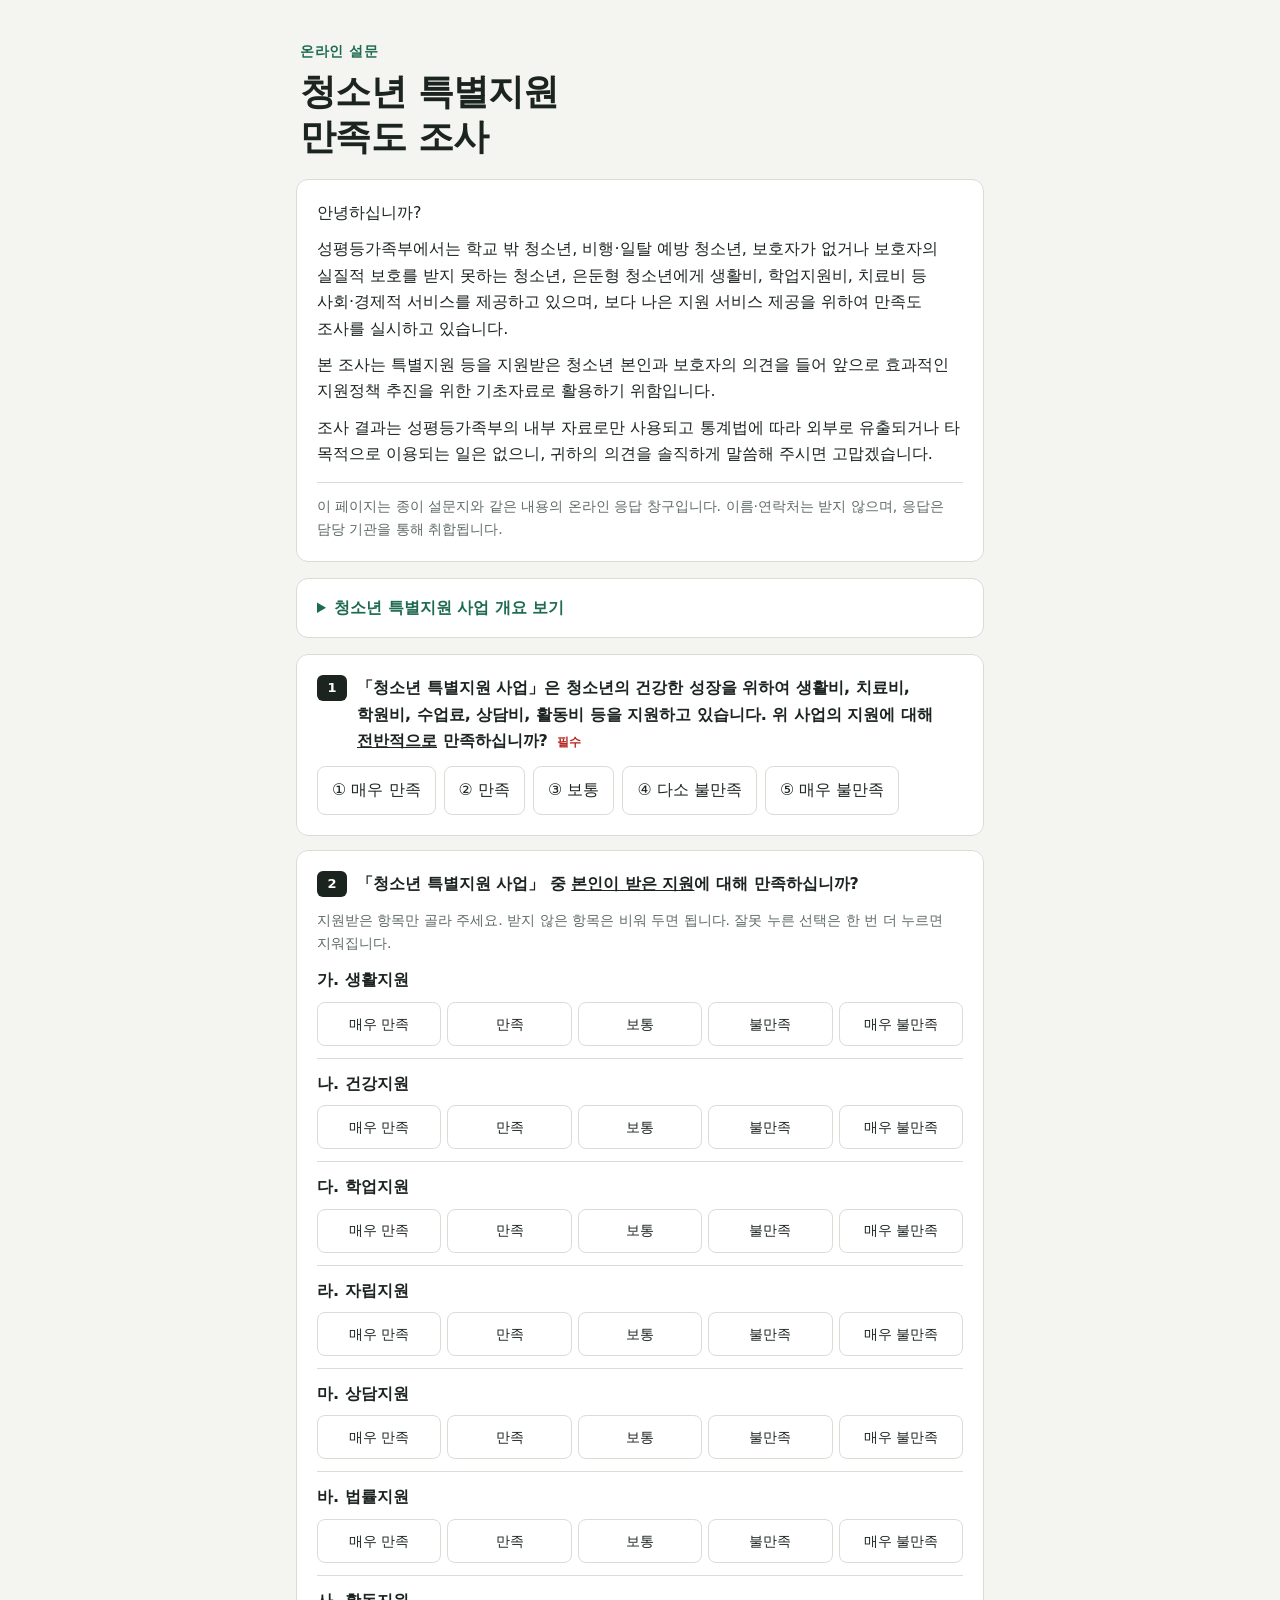
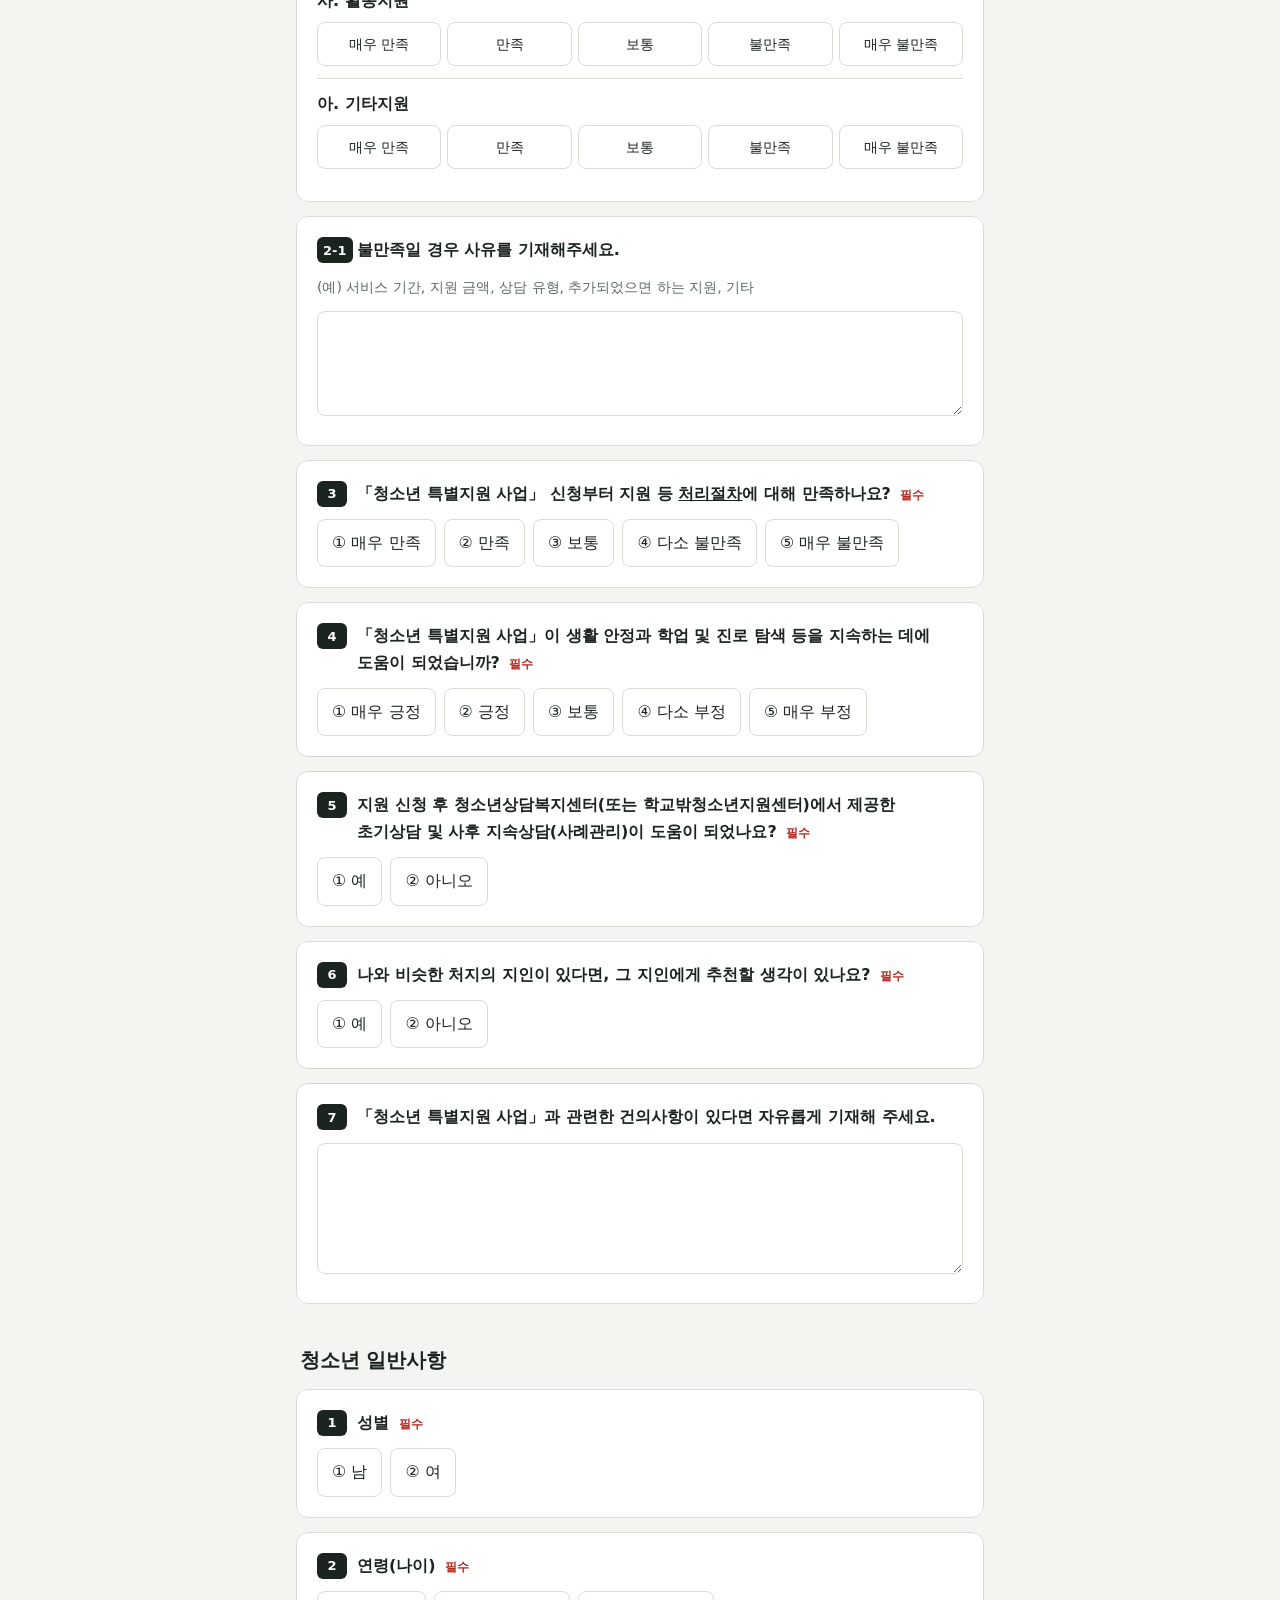
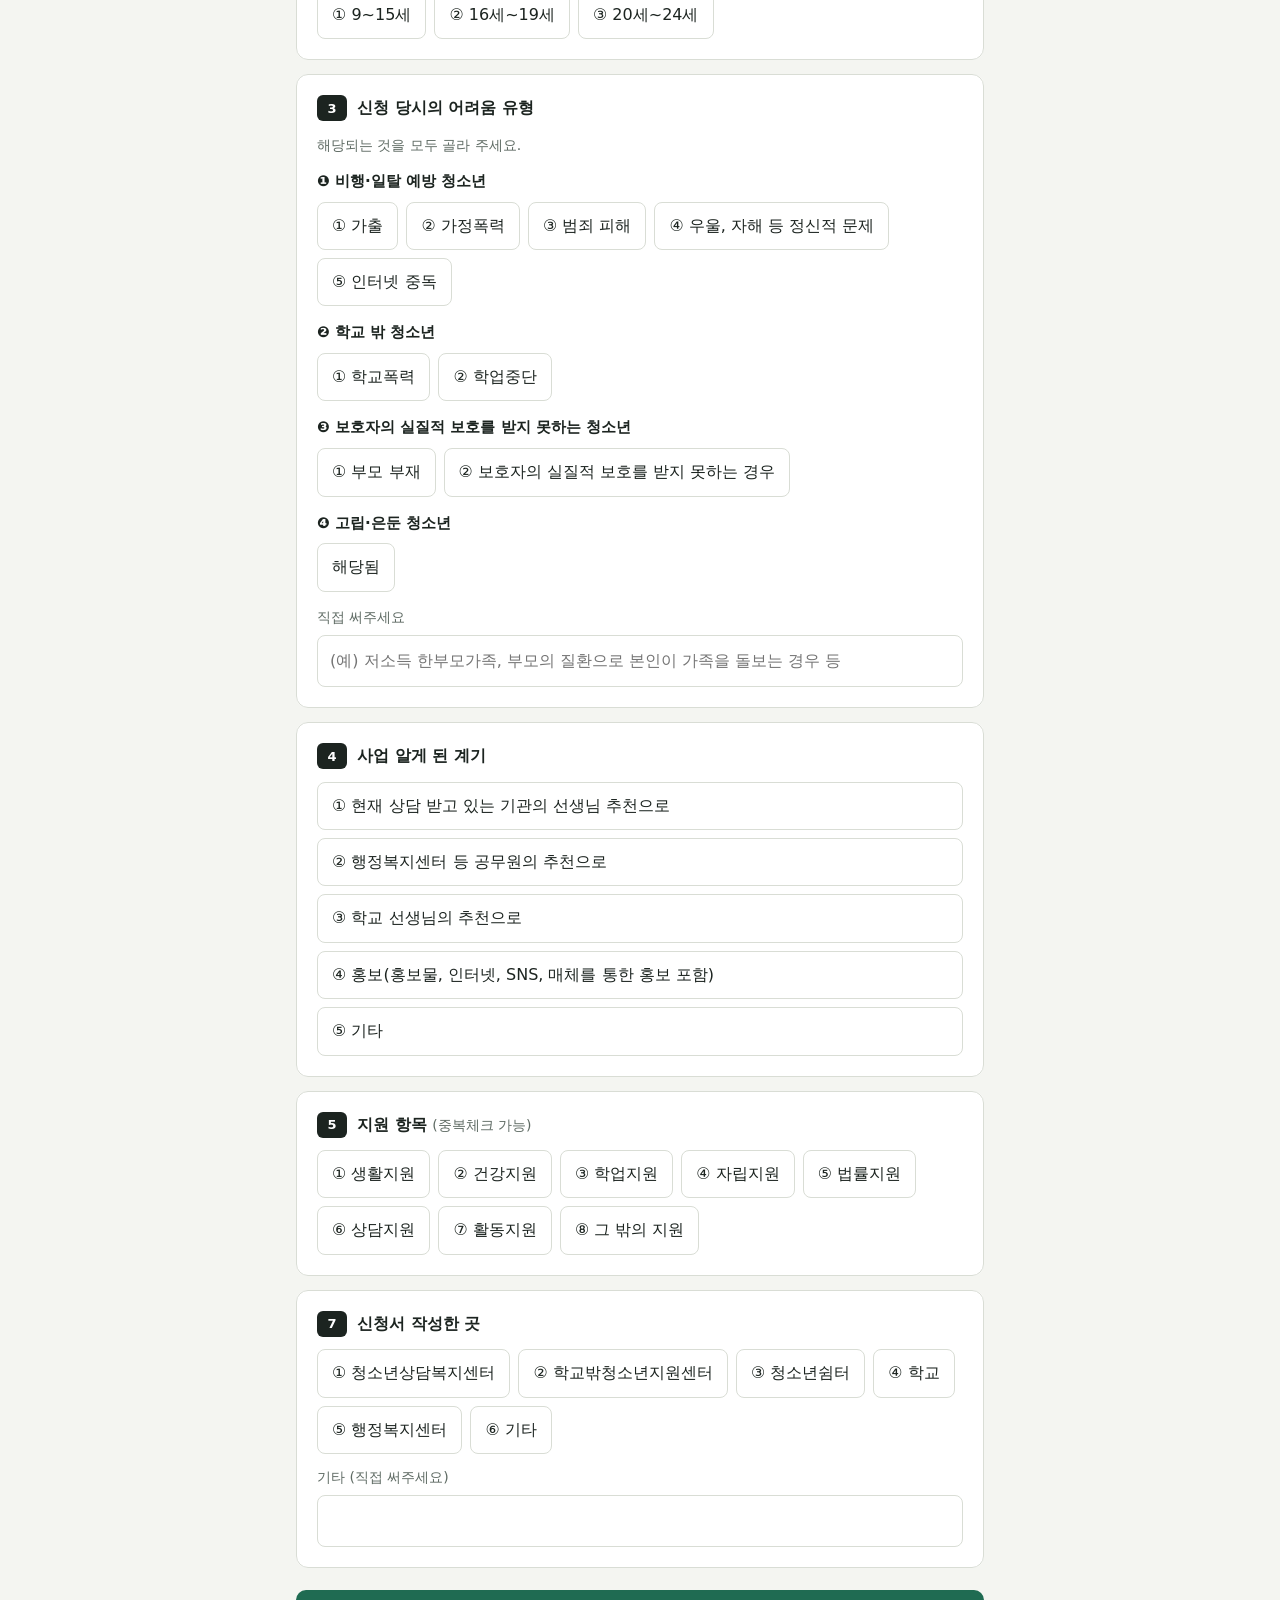
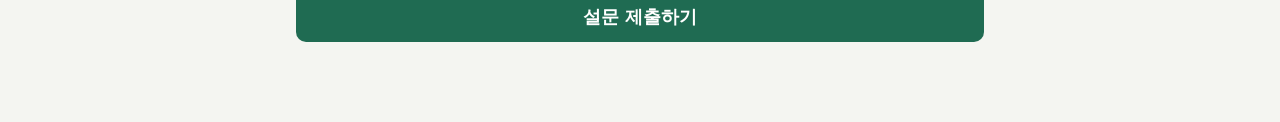
<file: index.html>
<!doctype html>
<html lang="ko">
<head>
<meta charset="utf-8">
<meta name="viewport" content="width=device-width, initial-scale=1">
<meta name="robots" content="noindex">
<title>청소년 특별지원 만족도 조사</title>
<link rel="stylesheet" href="style.css">
</head>
<body>
<main class="wrap">

  <header class="head">
    <p class="eyebrow">온라인 설문</p>
    <h1>청소년 특별지원<br>만족도 조사</h1>
  </header>

  <section class="intro" id="intro">
    <p>안녕하십니까?</p>
    <p>성평등가족부에서는 학교 밖 청소년, 비행·일탈 예방 청소년, 보호자가 없거나 보호자의 실질적 보호를 받지 못하는 청소년, 은둔형 청소년에게 생활비, 학업지원비, 치료비 등 사회·경제적 서비스를 제공하고 있으며, 보다 나은 지원 서비스 제공을 위하여 만족도 조사를 실시하고 있습니다.</p>
    <p>본 조사는 특별지원 등을 지원받은 청소년 본인과 보호자의 의견을 들어 앞으로 효과적인 지원정책 추진을 위한 기초자료로 활용하기 위함입니다.</p>
    <p>조사 결과는 성평등가족부의 내부 자료로만 사용되고 통계법에 따라 외부로 유출되거나 타 목적으로 이용되는 일은 없으니, 귀하의 의견을 솔직하게 말씀해 주시면 고맙겠습니다.</p>
    <p class="note">이 페이지는 종이 설문지와 같은 내용의 온라인 응답 창구입니다. 이름·연락처는 받지 않으며, 응답은 담당 기관을 통해 취합됩니다.</p>
  </section>

  <form id="form" novalidate>

    <details class="overview">
      <summary>청소년 특별지원 사업 개요 보기</summary>
      <p class="target">지원 대상자: 9세 이상 24세 이하 청소년 (기준 중위소득 100%까지 지원)</p>
      <div class="tablewrap">
        <table>
          <thead><tr><th>종류</th><th>지원 내용</th><th>지원 금액</th></tr></thead>
          <tbody>
            <tr><th>생활</th><td>① 의복·음식물 및 연료비 기타 일상생활에 필요한 기초생계비 ② 숙식 제공</td><td>월 65만 원 이하</td></tr>
            <tr><th>건강</th><td>① 진찰·검사 ② 약제·치료재료의 지급 ③ 처치·수술, 기타 치료 ④ 예방·재활 ⑤ 입원, 간호 ⑥ 이송 등 기타 조치사항</td><td>연 200만 원 이하</td></tr>
            <tr><th>학업</th><td>① 초·중등교육법 제2조에 의한 학교 입학금 및 수업료 ② 교과서대금 ③ 고등학교 입학자격·졸업학력 검정고시 준비에 필요한 학원비 ④ 학원비(교과목 관련)</td><td>수업료 월 15만 원 / 검정고시 월 30만 원 이하 / 학원비 월 30만 원 이하</td></tr>
            <tr><th>자립</th><td>① 기술 및 기능 습득을 위한 비용 ② 진로상담 비용 및 직업체험 비용 ③ 취업알선 및 사후지도 비용</td><td>월 36만 원 이하</td></tr>
            <tr><th>상담</th><td>① 정신적·심리적 치료를 위한 청소년 본인 및 가족의 상담비, 심리검사비 ② 프로그램 참가비</td><td>월 30만 원 이하, 심리검사비(연 40만 원) 별도</td></tr>
            <tr><th>법률</th><td>① 소송비용 ② 법률상담비용</td><td>연 350만 원 이하</td></tr>
            <tr><th>활동</th><td>① 수련활동비 ② 문화활동비(문화체험비) ③ 교류활동비 등</td><td>월 30만 원 이하</td></tr>
            <tr><th>기타</th><td>① 청소년이 수치심을 느낄 수 있는 외모 및 흉터 등의 교정 ② 교복 지원, 체육복 등 ③ 학용품비, 수업준비물</td><td></td></tr>
          </tbody>
        </table>
      </div>
    </details>

    <fieldset class="q" data-req="q1">
      <legend><span class="num">1</span>「청소년 특별지원 사업」은 청소년의 건강한 성장을 위하여 생활비, 치료비, 학원비, 수업료, 상담비, 활동비 등을 지원하고 있습니다. 위 사업의 지원에 대해 <u>전반적으로</u> 만족하십니까? <em class="req">필수</em></legend>
      <div class="opts" data-scale="q1" data-set="SCALE_SAT"></div>
    </fieldset>

    <fieldset class="q">
      <legend><span class="num">2</span>「청소년 특별지원 사업」 중 <u>본인이 받은 지원</u>에 대해 만족하십니까?</legend>
      <p class="hint">지원받은 항목만 골라 주세요. 받지 않은 항목은 비워 두면 됩니다. 잘못 누른 선택은 한 번 더 누르면 지워집니다.</p>
      <div id="matrix"></div>
    </fieldset>

    <fieldset class="q">
      <legend><span class="num">2-1</span>불만족일 경우 사유를 기재해주세요.</legend>
      <p class="hint">(예) 서비스 기간, 지원 금액, 상담 유형, 추가되었으면 하는 지원, 기타</p>
      <textarea name="q2_1" rows="3" maxlength="1000" aria-label="불만족 사유"></textarea>
    </fieldset>

    <fieldset class="q" data-req="q3">
      <legend><span class="num">3</span>「청소년 특별지원 사업」 신청부터 지원 등 <u>처리절차</u>에 대해 만족하나요? <em class="req">필수</em></legend>
      <div class="opts" data-scale="q3" data-set="SCALE_SAT"></div>
    </fieldset>

    <fieldset class="q" data-req="q4">
      <legend><span class="num">4</span>「청소년 특별지원 사업」이 생활 안정과 학업 및 진로 탐색 등을 지속하는 데에 도움이 되었습니까? <em class="req">필수</em></legend>
      <div class="opts" data-scale="q4" data-set="SCALE_POS"></div>
    </fieldset>

    <fieldset class="q" data-req="q5">
      <legend><span class="num">5</span>지원 신청 후 청소년상담복지센터(또는 학교밖청소년지원센터)에서 제공한 초기상담 및 사후 지속상담(사례관리)이 도움이 되었나요? <em class="req">필수</em></legend>
      <div class="opts" data-choice="q5" data-set="YES_NO"></div>
    </fieldset>

    <fieldset class="q" data-req="q6">
      <legend><span class="num">6</span>나와 비슷한 처지의 지인이 있다면, 그 지인에게 추천할 생각이 있나요? <em class="req">필수</em></legend>
      <div class="opts" data-choice="q6" data-set="YES_NO"></div>
    </fieldset>

    <fieldset class="q">
      <legend><span class="num">7</span>「청소년 특별지원 사업」과 관련한 건의사항이 있다면 자유롭게 기재해 주세요.</legend>
      <textarea name="q7" rows="4" maxlength="2000" aria-label="건의사항"></textarea>
    </fieldset>

    <h2>청소년 일반사항</h2>

    <fieldset class="q" data-req="gender">
      <legend><span class="num">1</span>성별 <em class="req">필수</em></legend>
      <div class="opts" data-choice="gender" data-set="GENDER"></div>
    </fieldset>

    <fieldset class="q" data-req="age">
      <legend><span class="num">2</span>연령(나이) <em class="req">필수</em></legend>
      <div class="opts" data-choice="age" data-set="AGE"></div>
    </fieldset>

    <fieldset class="q">
      <legend><span class="num">3</span>신청 당시의 어려움 유형</legend>
      <p class="hint">해당되는 것을 모두 골라 주세요.</p>
      <div id="difficulty"></div>
      <label class="textlabel">직접 써주세요
        <input type="text" name="difficulty_text" maxlength="300" placeholder="(예) 저소득 한부모가족, 부모의 질환으로 본인이 가족을 돌보는 경우 등">
      </label>
    </fieldset>

    <fieldset class="q">
      <legend><span class="num">4</span>사업 알게 된 계기</legend>
      <div class="opts stack" data-choice="how_known" data-set="HOW_KNOWN"></div>
    </fieldset>

    <fieldset class="q">
      <legend><span class="num">5</span>지원 항목 <span class="sub">(중복체크 가능)</span></legend>
      <div class="opts" data-multi="support_items" data-set="SUPPORT_ITEMS"></div>
    </fieldset>

    <fieldset class="q">
      <legend><span class="num">7</span>신청서 작성한 곳</legend>
      <div class="opts" data-choice="written_at" data-set="WRITTEN_AT"></div>
      <label class="textlabel" id="writtenOther" hidden>기타 (직접 써주세요)
        <input type="text" name="written_at_text" maxlength="100">
      </label>
    </fieldset>

    <p class="error" id="error" role="alert" hidden></p>
    <button type="submit" class="submit" id="submit">설문 제출하기</button>
  </form>

  <section class="done" id="done" hidden>
    <div class="check" aria-hidden="true">✓</div>
    <h2>설문에 응해주셔서 감사합니다</h2>
    <p>응답이 정상적으로 제출되었습니다. 이 창은 닫으셔도 됩니다.</p>
    <button type="button" class="ghost" id="again">다른 사람이 이어서 응답하기</button>
  </section>

</main>

<script src="config.js?v=2"></script>
<script>
const $ = (s, el = document) => el.querySelector(s);
const $$ = (s, el = document) => [...el.querySelectorAll(s)];
const SETS = { SCALE_SAT, SCALE_POS, YES_NO, GENDER, AGE, HOW_KNOWN, SUPPORT_ITEMS, WRITTEN_AT };
const circled = n => '①②③④⑤⑥⑦⑧'[n - 1];

function option(type, name, value, text) {
  const label = document.createElement('label');
  label.className = 'opt';
  const input = document.createElement('input');
  input.type = type; input.name = name; input.value = value;
  const span = document.createElement('span');
  span.textContent = text;
  label.append(input, span);
  return label;
}

// 5점 척도 (값은 1~5)
$$('[data-scale]').forEach(box => {
  SETS[box.dataset.set].forEach((t, i) => box.append(option('radio', box.dataset.scale, i + 1, `${circled(i + 1)} ${t}`)));
});
// 단일 선택 (값은 보기 글자 그대로)
$$('[data-choice]').forEach(box => {
  SETS[box.dataset.set].forEach((t, i) => box.append(option('radio', box.dataset.choice, t, `${circled(i + 1)} ${t}`)));
});
// 복수 선택
$$('[data-multi]').forEach(box => {
  SETS[box.dataset.set].forEach((t, i) => box.append(option('checkbox', box.dataset.multi, t, `${circled(i + 1)} ${t}`)));
});

// 2번 문항: 지원별 만족도
const matrix = $('#matrix');
SUPPORT_ROWS.forEach(([key, letter, name]) => {
  const row = document.createElement('div');
  row.className = 'mrow';
  row.setAttribute('role', 'group');
  row.setAttribute('aria-label', name);
  const title = document.createElement('div');
  title.className = 'mtitle';
  title.textContent = `${letter}. ${name}`;
  const opts = document.createElement('div');
  opts.className = 'opts five';
  SCALE_SAT2.forEach((t, i) => opts.append(option('radio', `q2_${key}`, i + 1, t)));
  row.append(title, opts);
  matrix.append(row);
});
// 선택된 항목을 다시 누르면 해제 (받지 않은 지원은 비워둘 수 있도록)
matrix.addEventListener('click', e => {
  const input = e.target.closest('input[type=radio]');
  if (!input) return;
  if (input.dataset.on === '1') { input.checked = false; input.dataset.on = ''; }
  else {
    $$(`input[name="${input.name}"]`, matrix).forEach(r => r.dataset.on = '');
    input.dataset.on = '1';
  }
});

// 어려움 유형
const diff = $('#difficulty');
DIFFICULTY.forEach(([group, subs], gi) => {
  const g = document.createElement('div');
  g.className = 'dgroup';
  const gt = document.createElement('div');
  gt.className = 'dtitle';
  gt.textContent = `${'❶❷❸❹'[gi]} ${group}`;
  const opts = document.createElement('div');
  opts.className = 'opts';
  if (subs.length) subs.forEach((s, i) => opts.append(option('checkbox', 'difficulty', `${group} > ${s}`, `${circled(i + 1)} ${s}`)));
  else opts.append(option('checkbox', 'difficulty', group, '해당됨'));
  g.append(gt, opts);
  diff.append(g);
});

const form = $('#form');
form.addEventListener('change', e => {
  if (e.target.name === 'written_at') $('#writtenOther').hidden = e.target.value !== '기타';
  const fs = e.target.closest('fieldset');
  if (fs) fs.classList.remove('missing');
});

function collect() {
  const one = n => { const el = $(`input[name="${n}"]:checked`, form); return el ? el.value : null; };
  const many = n => $$(`input[name="${n}"]:checked`, form).map(el => el.value);
  const text = n => form.elements[n].value.trim();
  const num = n => { const v = one(n); return v ? Number(v) : null; };
  const q2 = {};
  SUPPORT_ROWS.forEach(([key]) => { const v = num(`q2_${key}`); if (v) q2[key] = v; });
  return {
    q1: num('q1'), q2, q2_1: text('q2_1'),
    q3: num('q3'), q4: num('q4'), q5: one('q5'), q6: one('q6'), q7: text('q7'),
    gender: one('gender'), age: one('age'),
    difficulty: many('difficulty'), difficulty_text: text('difficulty_text'),
    how_known: one('how_known'), support_items: many('support_items'),
    written_at: one('written_at'),
    written_at_text: one('written_at') === '기타' ? text('written_at_text') : '',
  };
}

const errorBox = $('#error');
function showError(msg) { errorBox.textContent = msg; errorBox.hidden = false; }

form.addEventListener('submit', async e => {
  e.preventDefault();
  errorBox.hidden = true;
  const answers = collect();
  const missing = $$('fieldset[data-req]', form).filter(fs => !answers[fs.dataset.req]);
  $$('fieldset.missing', form).forEach(fs => fs.classList.remove('missing'));
  if (missing.length) {
    missing.forEach(fs => fs.classList.add('missing'));
    showError(`필수 문항 ${missing.length}개가 비어 있습니다. 빨갛게 표시된 문항에 답해 주세요.`);
    missing[0].scrollIntoView({ behavior: 'smooth', block: 'center' });
    return;
  }
  const btn = $('#submit');
  btn.disabled = true; btn.textContent = '제출하는 중…';
  try {
    await surveyRpc('submit_survey', { p_answers: answers });
    form.hidden = true; $('#intro').hidden = true;
    $('#done').hidden = false;
    window.scrollTo(0, 0);
  } catch (err) {
    showError('제출하지 못했습니다. 인터넷 연결을 확인한 뒤 다시 눌러 주세요. 작성한 내용은 그대로 남아 있습니다.');
    console.error(err);
  } finally {
    btn.disabled = false; btn.textContent = '설문 제출하기';
  }
});

$('#again').addEventListener('click', () => {
  form.reset();
  $$('input[data-on]', form).forEach(r => r.dataset.on = '');
  $('#writtenOther').hidden = true;
  $('#done').hidden = true;
  form.hidden = false; $('#intro').hidden = false;
  window.scrollTo(0, 0);
});
</script>
</body>
</html>
</file>
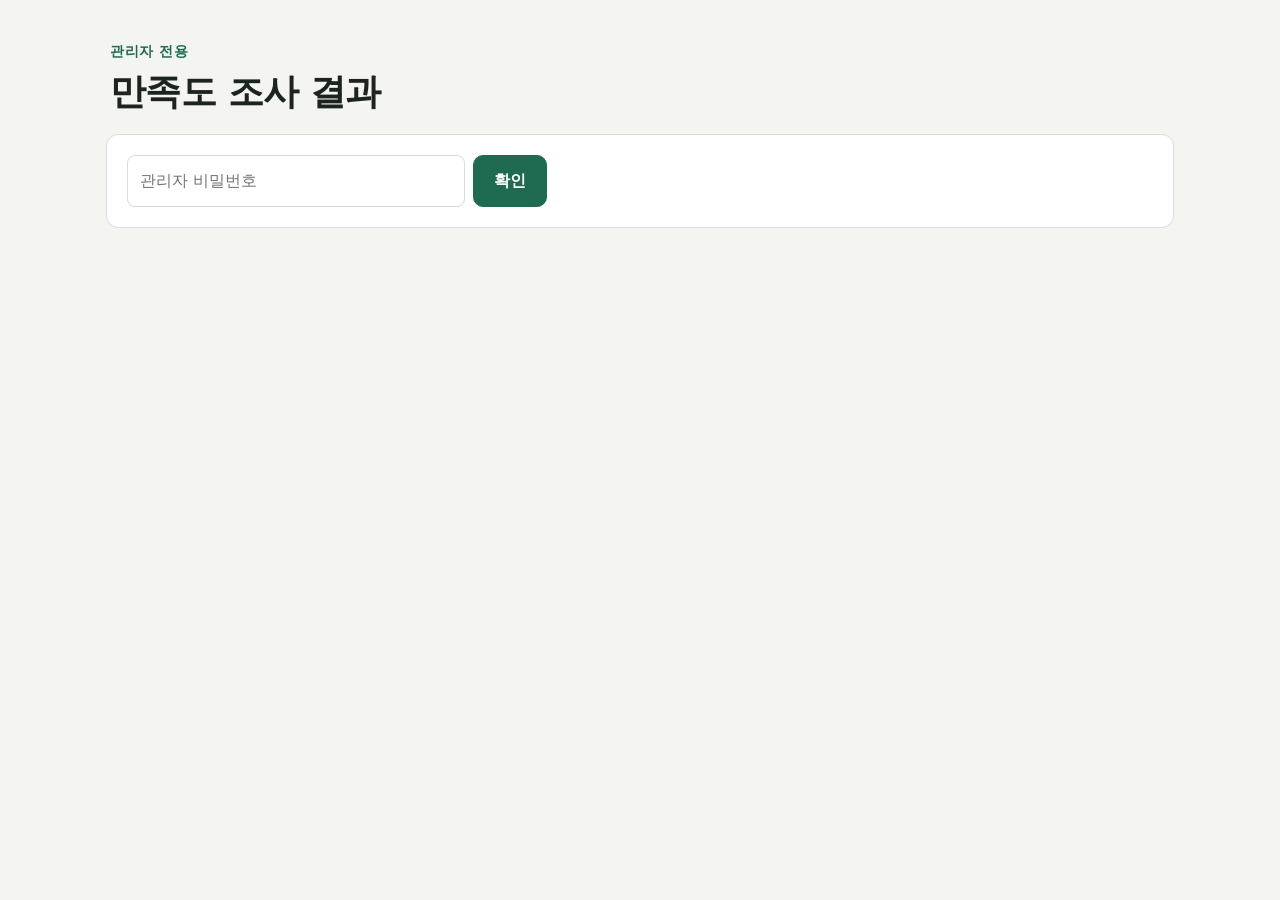
<file: results.html>
<!doctype html>
<html lang="ko">
<head>
<meta charset="utf-8">
<meta name="viewport" content="width=device-width, initial-scale=1">
<meta name="robots" content="noindex">
<title>만족도 조사 결과 (관리자)</title>
<link rel="stylesheet" href="style.css">
</head>
<body>
<main class="wrap wide">
  <header class="head">
    <p class="eyebrow">관리자 전용</p>
    <h1>만족도 조사 결과</h1>
  </header>

  <section class="panel" id="loginPanel">
    <form class="login" id="login">
      <input type="password" id="pw" placeholder="관리자 비밀번호" autocomplete="current-password" aria-label="관리자 비밀번호" required>
      <button class="btn primary" type="submit">확인</button>
    </form>
    <p class="error" id="loginError" role="alert" hidden></p>
  </section>

  <div id="result" hidden>
    <div class="toolbar">
      <span class="count" id="count"></span>
      <button class="btn" id="reload" type="button">새로고침</button>
      <button class="btn primary" id="csv" type="button">엑셀용 파일(CSV) 내려받기</button>
    </div>
    <section class="panel">
      <h2>문항별 집계</h2>
      <div class="stats" id="stats"></div>
    </section>
    <section class="panel">
      <h2>응답 목록</h2>
      <div class="tablewrap"><table class="responses" id="table"></table></div>
    </section>
  </div>
</main>

<script src="config.js?v=2"></script>
<script>
const $ = s => document.querySelector(s);
const el = (tag, text, cls) => { const e = document.createElement(tag); if (text != null) e.textContent = text; if (cls) e.className = cls; return e; };
let password = '';
let rows = [];

const scale = (set, v) => v ? `${v}. ${set[v - 1]}` : '';
// 표·CSV 공통 열 정의: [제목, 값 꺼내는 함수, 긴 글 여부]
const COLUMNS = [
  ['번호', r => r.id],
  ['제출일시', r => new Date(r.created_at).toLocaleString('ko-KR')],
  ['1. 전반적 만족', r => scale(SCALE_SAT, r.answers.q1)],
  ...SUPPORT_ROWS.map(([k, letter, name]) => [`2-${letter}. ${name}`, r => scale(SCALE_SAT2, (r.answers.q2 || {})[k])]),
  ['2-1. 불만족 사유', r => r.answers.q2_1 || '', true],
  ['3. 처리절차', r => scale(SCALE_SAT, r.answers.q3)],
  ['4. 도움 정도', r => scale(SCALE_POS, r.answers.q4)],
  ['5. 상담 도움', r => r.answers.q5 || ''],
  ['6. 추천 의향', r => r.answers.q6 || ''],
  ['7. 건의사항', r => r.answers.q7 || '', true],
  ['성별', r => r.answers.gender || ''],
  ['연령', r => r.answers.age || ''],
  ['어려움 유형', r => (r.answers.difficulty || []).join(' / '), true],
  ['어려움 유형(직접 기재)', r => r.answers.difficulty_text || '', true],
  ['알게 된 계기', r => r.answers.how_known || '', true],
  ['지원 항목', r => (r.answers.support_items || []).join(', '), true],
  ['신청서 작성한 곳', r => [r.answers.written_at, r.answers.written_at_text].filter(Boolean).join(': ')],
];

function tally(title, labels, pick) {
  const counts = labels.map(() => 0);
  rows.forEach(r => [].concat(pick(r) ?? []).forEach(v => { const i = typeof v === 'number' ? v - 1 : labels.indexOf(v); if (i >= 0) counts[i]++; }));
  const max = Math.max(1, ...counts);
  const box = el('div', null, 'stat');
  box.append(el('h3', title));
  labels.forEach((label, i) => {
    const bar = el('div', null, 'bar');
    const track = el('div', null, 'track');
    const fill = el('div', null, 'fill');
    fill.style.width = `${counts[i] / max * 100}%`;
    track.append(fill);
    bar.append(el('span', label), track, el('span', counts[i], 'n'));
    box.append(bar);
  });
  return box;
}

function render() {
  $('#count').textContent = `응답 ${rows.length}건`;
  const stats = $('#stats');
  stats.replaceChildren(
    tally('1. 전반적 만족', SCALE_SAT, r => r.answers.q1),
    ...SUPPORT_ROWS.map(([k, letter, name]) => tally(`2-${letter}. ${name}`, SCALE_SAT2, r => (r.answers.q2 || {})[k])),
    tally('3. 처리절차 만족', SCALE_SAT, r => r.answers.q3),
    tally('4. 생활 안정·학업·진로에 도움', SCALE_POS, r => r.answers.q4),
    tally('5. 초기상담·사례관리 도움', YES_NO, r => r.answers.q5),
    tally('6. 지인 추천 의향', YES_NO, r => r.answers.q6),
    tally('성별', GENDER, r => r.answers.gender),
    tally('연령', AGE, r => r.answers.age),
    tally('어려움 유형', DIFFICULTY.flatMap(([g, subs]) => subs.length ? subs.map(s => `${g} > ${s}`) : [g]), r => r.answers.difficulty),
    tally('사업 알게 된 계기', HOW_KNOWN, r => r.answers.how_known),
    tally('지원 항목 (중복)', SUPPORT_ITEMS, r => r.answers.support_items),
    tally('신청서 작성한 곳', WRITTEN_AT, r => r.answers.written_at),
  );

  const table = $('#table');
  const thead = el('thead'); const hr = el('tr');
  COLUMNS.forEach(([title]) => hr.append(el('th', title)));
  hr.append(el('th', '삭제'));
  thead.append(hr);
  const tbody = el('tbody');
  rows.forEach(r => {
    const tr = el('tr');
    COLUMNS.forEach(([, get, long]) => tr.append(el('td', get(r), long ? 'long' : '')));
    const td = el('td'); const btn = el('button', '삭제', 'del');
    btn.type = 'button';
    btn.addEventListener('click', async () => {
      if (!confirm(`${r.id}번 응답을 삭제할까요? 삭제하면 되돌릴 수 없습니다.`)) return;
      try { await surveyRpc('admin_delete_survey', { p_password: password, p_id: r.id }); await load(); }
      catch (e) { alert('삭제하지 못했습니다: ' + e.message); }
    });
    td.append(btn); tr.append(td); tbody.append(tr);
  });
  if (!rows.length) { const tr = el('tr'); const td = el('td', '아직 제출된 응답이 없습니다.'); td.colSpan = COLUMNS.length + 1; tr.append(td); tbody.append(tr); }
  table.replaceChildren(thead, tbody);
}

async function load() {
  rows = await surveyRpc('admin_list_survey', { p_password: password });
  render();
}

$('#login').addEventListener('submit', async e => {
  e.preventDefault();
  const err = $('#loginError');
  err.hidden = true;
  password = $('#pw').value;
  try {
    await load();
    $('#loginPanel').hidden = true;
    $('#result').hidden = false;
  } catch (ex) {
    err.textContent = /unauthorized/.test(ex.message) ? '비밀번호가 맞지 않습니다.'
      : ex.status === 404 ? '저장소가 아직 준비되지 않았습니다. supabase_survey.sql을 먼저 실행해 주세요.'
      : '불러오지 못했습니다: ' + ex.message;
    err.hidden = false;
  }
});

$('#reload').addEventListener('click', () => load().catch(e => alert('불러오지 못했습니다: ' + e.message)));

$('#csv').addEventListener('click', () => {
  const cell = v => { let s = String(v ?? ''); if (/^[=+\-@]/.test(s)) s = "'" + s; return `"${s.replace(/"/g, '""')}"`; };
  const lines = [COLUMNS.map(c => cell(c[0])).join(',')];
  [...rows].reverse().forEach(r => lines.push(COLUMNS.map(c => cell(c[1](r))).join(',')));
  const blob = new Blob(['﻿' + lines.join('\r\n')], { type: 'text/csv;charset=utf-8' });
  const a = document.createElement('a');
  a.href = URL.createObjectURL(blob);
  a.download = `만족도조사_응답_${new Date().toISOString().slice(0, 10)}.csv`;
  a.click();
  URL.revokeObjectURL(a.href);
});
</script>
</body>
</html>
</file>
<file: style.css>
:root {
  --bg: #f4f5f1;
  --card: #ffffff;
  --ink: #1c2420;
  --muted: #5f6b64;
  --line: #d9ddd5;
  --accent: #1f6b52;
  --accent-soft: #e4f1eb;
  --danger: #b3261e;
  --danger-soft: #fbeceb;
}
* { box-sizing: border-box; }
html { -webkit-text-size-adjust: 100%; }
body {
  margin: 0;
  background: var(--bg);
  color: var(--ink);
  font-family: "Pretendard", "Apple SD Gothic Neo", "Malgun Gothic", "Noto Sans KR", system-ui, sans-serif;
  font-size: 16px;
  line-height: 1.65;
  word-break: keep-all;
}
.wrap { max-width: 720px; margin: 0 auto; padding: 32px 16px 80px; }
.wrap.wide { max-width: 1100px; }

.head { padding: 8px 4px 20px; }
.eyebrow { margin: 0 0 6px; color: var(--accent); font-weight: 700; font-size: 14px; letter-spacing: 0.04em; }
h1 { margin: 0; font-size: clamp(26px, 6vw, 36px); line-height: 1.25; letter-spacing: -0.02em; }
h2 { margin: 40px 4px 12px; font-size: 20px; letter-spacing: -0.01em; }

.intro, .q, .overview, .done, .panel {
  background: var(--card);
  border: 1px solid var(--line);
  border-radius: 12px;
}
.intro { padding: 20px; margin-bottom: 16px; }
.intro p { margin: 0 0 10px; }
.intro p:last-child { margin-bottom: 0; }
.note { color: var(--muted); font-size: 14px; border-top: 1px solid var(--line); padding-top: 12px; margin-top: 14px !important; }

.overview { margin-bottom: 16px; padding: 0 20px; }
.overview summary { cursor: pointer; padding: 16px 0; font-weight: 700; color: var(--accent); }
.overview .target { margin: 0 0 12px; font-size: 14px; color: var(--muted); }
.tablewrap { overflow-x: auto; margin: 0 -4px 20px; }
table { border-collapse: collapse; width: 100%; font-size: 14px; }
th, td { border: 1px solid var(--line); padding: 8px 10px; text-align: left; vertical-align: top; }
thead th { background: #eef0ea; white-space: nowrap; }
tbody th { white-space: nowrap; background: #f7f8f4; }
.overview td:last-child { min-width: 120px; }

.q { margin: 0 0 14px; padding: 20px; min-width: 0; }
.q legend { float: left; width: 100%; padding: 0 0 12px 40px; font-weight: 600; position: relative; }
.q legend + * { clear: both; }
.num {
  position: absolute; left: 0; top: 0;
  min-width: 30px; height: 26px; padding: 0 6px;
  display: inline-flex; align-items: center; justify-content: center;
  background: var(--ink); color: #fff; border-radius: 6px;
  font-size: 13px; font-weight: 700; font-variant-numeric: tabular-nums;
}
.req { font-style: normal; font-size: 12px; font-weight: 700; color: var(--danger); margin-left: 4px; white-space: nowrap; }
.sub { font-weight: 400; color: var(--muted); font-size: 14px; }
.hint { margin: 0 0 12px; color: var(--muted); font-size: 14px; }
.q.missing { border-color: var(--danger); background: var(--danger-soft); }

.opts { display: flex; flex-wrap: wrap; gap: 8px; }
.opts.stack { flex-direction: column; }
.opt { position: relative; cursor: pointer; }
.opt input { position: absolute; opacity: 0; inset: 0; margin: 0; cursor: pointer; }
.opt span {
  display: block; padding: 10px 14px; min-height: 44px;
  border: 1px solid var(--line); border-radius: 8px; background: #fff;
  transition: background-color .12s, border-color .12s;
}
.opt:hover span { border-color: var(--accent); }
.opt input:checked + span { background: var(--accent); border-color: var(--accent); color: #fff; font-weight: 600; }
.opt input:focus-visible + span { outline: 3px solid #8fc7b3; outline-offset: 2px; }

.mrow { padding: 12px 0; border-top: 1px solid var(--line); }
.mrow:first-child { border-top: 0; padding-top: 0; }
.mtitle { font-weight: 600; margin-bottom: 8px; }
.opts.five { display: grid; grid-template-columns: repeat(5, 1fr); gap: 6px; }
.opts.five .opt span { padding: 8px 4px; text-align: center; font-size: 14px; line-height: 1.3; display: flex; align-items: center; justify-content: center; }

.dgroup { margin-bottom: 14px; }
.dtitle { font-weight: 600; margin-bottom: 8px; font-size: 15px; }

textarea, input[type=text], input[type=password] {
  width: 100%; padding: 12px; font: inherit; color: inherit;
  border: 1px solid var(--line); border-radius: 8px; background: #fff;
}
textarea { resize: vertical; }
textarea:focus, input[type=text]:focus, input[type=password]:focus { outline: 3px solid #8fc7b3; outline-offset: 1px; border-color: var(--accent); }
.textlabel { display: block; margin-top: 12px; font-size: 14px; color: var(--muted); }
.textlabel input { margin-top: 6px; color: var(--ink); font-size: 16px; }

.error { margin: 16px 0; padding: 12px 14px; border-radius: 8px; background: var(--danger-soft); color: var(--danger); font-weight: 600; }
.submit, .ghost, .btn {
  font: inherit; font-weight: 700; cursor: pointer; border-radius: 10px;
  min-height: 52px; padding: 0 20px;
}
.submit { width: 100%; margin-top: 8px; border: 0; background: var(--accent); color: #fff; font-size: 18px; }
.submit:hover { background: #185641; }
.submit:disabled { opacity: .6; cursor: wait; }
.ghost, .btn { background: #fff; border: 1px solid var(--line); color: var(--ink); min-height: 44px; }
.ghost:hover, .btn:hover { border-color: var(--accent); }
.btn.primary { background: var(--accent); border-color: var(--accent); color: #fff; }

.done { padding: 40px 20px; text-align: center; }
.done h2 { margin: 12px 0 8px; }
.done p { margin: 0 0 24px; color: var(--muted); }
.check {
  width: 56px; height: 56px; margin: 0 auto; border-radius: 50%;
  background: var(--accent-soft); color: var(--accent);
  display: flex; align-items: center; justify-content: center; font-size: 28px; font-weight: 700;
}

/* 결과 페이지 */
.panel { padding: 20px; margin-bottom: 16px; }
.panel h2 { margin: 0 0 12px; }
.toolbar { display: flex; flex-wrap: wrap; gap: 8px; align-items: center; margin-bottom: 16px; }
.toolbar .count { margin-right: auto; font-weight: 700; font-size: 18px; }
.login { display: flex; gap: 8px; max-width: 420px; }
.stats { display: grid; grid-template-columns: repeat(auto-fill, minmax(300px, 1fr)); gap: 14px; }
.stat h3 { margin: 0 0 8px; font-size: 15px; }
.bar { display: grid; grid-template-columns: minmax(90px, 40%) 1fr 34px; gap: 8px; align-items: center; font-size: 13px; margin-bottom: 4px; }
.bar .track { height: 10px; background: #eef0ea; border-radius: 5px; overflow: hidden; }
.bar .fill { height: 100%; background: var(--accent); }
.bar .n { text-align: right; font-variant-numeric: tabular-nums; font-weight: 600; }
.responses td, .responses th { white-space: nowrap; font-size: 13px; }
.responses td.long { white-space: normal; min-width: 200px; }
.del { font: inherit; font-size: 12px; cursor: pointer; background: none; border: 1px solid var(--line); border-radius: 6px; padding: 2px 8px; color: var(--danger); }

@media (max-width: 480px) {
  .q, .intro { padding: 16px; }
  .opts.five .opt span { font-size: 12.5px; padding: 8px 2px; }
}
@media (prefers-reduced-motion: reduce) { * { transition: none !important; scroll-behavior: auto !important; } }
</file>
